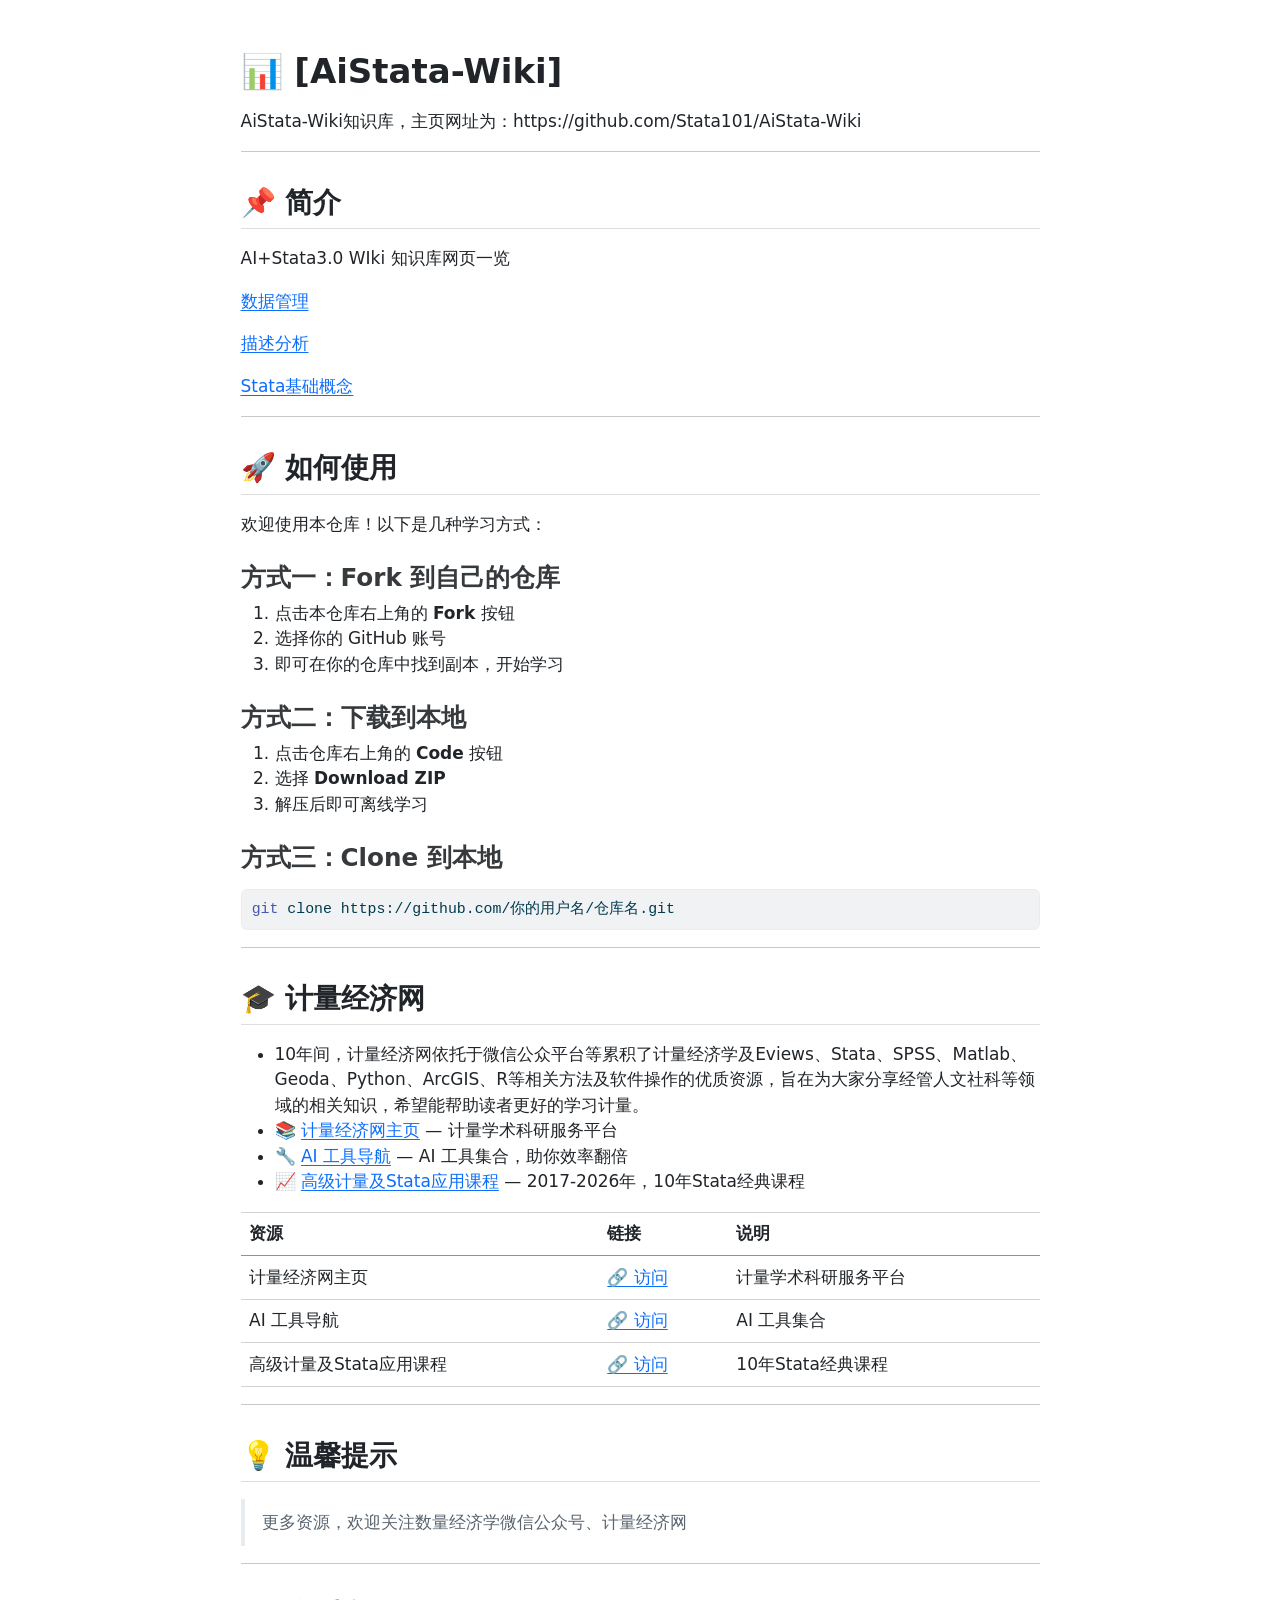
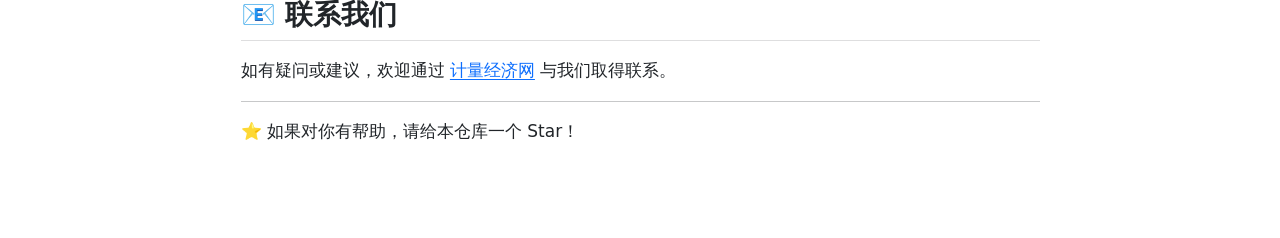
<file: docs/index.html>
<!DOCTYPE html>
<html xmlns="http://www.w3.org/1999/xhtml" lang="en" xml:lang="en"><head>

<meta charset="utf-8">
<meta name="generator" content="quarto-1.7.32">

<meta name="viewport" content="width=device-width, initial-scale=1.0, user-scalable=yes">


<title>index</title>
<style>
code{white-space: pre-wrap;}
span.smallcaps{font-variant: small-caps;}
div.columns{display: flex; gap: min(4vw, 1.5em);}
div.column{flex: auto; overflow-x: auto;}
div.hanging-indent{margin-left: 1.5em; text-indent: -1.5em;}
ul.task-list{list-style: none;}
ul.task-list li input[type="checkbox"] {
  width: 0.8em;
  margin: 0 0.8em 0.2em -1em; /* quarto-specific, see https://github.com/quarto-dev/quarto-cli/issues/4556 */ 
  vertical-align: middle;
}
/* CSS for syntax highlighting */
html { -webkit-text-size-adjust: 100%; }
pre > code.sourceCode { white-space: pre; position: relative; }
pre > code.sourceCode > span { display: inline-block; line-height: 1.25; }
pre > code.sourceCode > span:empty { height: 1.2em; }
.sourceCode { overflow: visible; }
code.sourceCode > span { color: inherit; text-decoration: inherit; }
div.sourceCode { margin: 1em 0; }
pre.sourceCode { margin: 0; }
@media screen {
div.sourceCode { overflow: auto; }
}
@media print {
pre > code.sourceCode { white-space: pre-wrap; }
pre > code.sourceCode > span { text-indent: -5em; padding-left: 5em; }
}
pre.numberSource code
  { counter-reset: source-line 0; }
pre.numberSource code > span
  { position: relative; left: -4em; counter-increment: source-line; }
pre.numberSource code > span > a:first-child::before
  { content: counter(source-line);
    position: relative; left: -1em; text-align: right; vertical-align: baseline;
    border: none; display: inline-block;
    -webkit-touch-callout: none; -webkit-user-select: none;
    -khtml-user-select: none; -moz-user-select: none;
    -ms-user-select: none; user-select: none;
    padding: 0 4px; width: 4em;
  }
pre.numberSource { margin-left: 3em;  padding-left: 4px; }
div.sourceCode
  {   }
@media screen {
pre > code.sourceCode > span > a:first-child::before { text-decoration: underline; }
}
</style>


<script src="index_files/libs/clipboard/clipboard.min.js"></script>
<script src="index_files/libs/quarto-html/quarto.js" type="module"></script>
<script src="index_files/libs/quarto-html/tabsets/tabsets.js" type="module"></script>
<script src="index_files/libs/quarto-html/popper.min.js"></script>
<script src="index_files/libs/quarto-html/tippy.umd.min.js"></script>
<script src="index_files/libs/quarto-html/anchor.min.js"></script>
<link href="index_files/libs/quarto-html/tippy.css" rel="stylesheet">
<link href="index_files/libs/quarto-html/quarto-syntax-highlighting-37eea08aefeeee20ff55810ff984fec1.css" rel="stylesheet" id="quarto-text-highlighting-styles">
<script src="index_files/libs/bootstrap/bootstrap.min.js"></script>
<link href="index_files/libs/bootstrap/bootstrap-icons.css" rel="stylesheet">
<link href="index_files/libs/bootstrap/bootstrap-bb462d781dde1847d9e3ccf7736099dd.min.css" rel="stylesheet" append-hash="true" id="quarto-bootstrap" data-mode="light">


</head>

<body class="fullcontent quarto-light">

<div id="quarto-content" class="page-columns page-rows-contents page-layout-article">

<main class="content" id="quarto-document-content">




<section id="aistata-wiki" class="level1">
<h1>📊 [AiStata-Wiki]</h1>
<p>AiStata-Wiki知识库，主页网址为：https://github.com/Stata101/AiStata-Wiki</p>
<hr>
<section id="简介" class="level2">
<h2 class="anchored" data-anchor-id="简介">📌 简介</h2>
<p>AI+Stata3.0 WIki 知识库网页一览</p>
<p><a href="https://stata101.github.io/AiStata-Wiki/concept-page-data-management.html">数据管理</a></p>
<p><a href="https://stata101.github.io/AiStata-Wiki/concept-page-descriptive-stats.html">描述分析</a></p>
<p><a href="https://stata101.github.io/AiStata-Wiki/concept-page-stata-basics.html">Stata基础概念</a></p>
<hr>
</section>
<section id="如何使用" class="level2">
<h2 class="anchored" data-anchor-id="如何使用">🚀 如何使用</h2>
<p>欢迎使用本仓库！以下是几种学习方式：</p>
<section id="方式一fork-到自己的仓库" class="level3">
<h3 class="anchored" data-anchor-id="方式一fork-到自己的仓库">方式一：Fork 到自己的仓库</h3>
<ol type="1">
<li>点击本仓库右上角的 <strong>Fork</strong> 按钮</li>
<li>选择你的 GitHub 账号</li>
<li>即可在你的仓库中找到副本，开始学习</li>
</ol>
</section>
<section id="方式二下载到本地" class="level3">
<h3 class="anchored" data-anchor-id="方式二下载到本地">方式二：下载到本地</h3>
<ol type="1">
<li>点击仓库右上角的 <strong>Code</strong> 按钮</li>
<li>选择 <strong>Download ZIP</strong></li>
<li>解压后即可离线学习</li>
</ol>
</section>
<section id="方式三clone-到本地" class="level3">
<h3 class="anchored" data-anchor-id="方式三clone-到本地">方式三：Clone 到本地</h3>
<div class="sourceCode" id="cb1"><pre class="sourceCode bash code-with-copy"><code class="sourceCode bash"><span id="cb1-1"><a href="#cb1-1" aria-hidden="true" tabindex="-1"></a><span class="fu">git</span> clone https://github.com/你的用户名/仓库名.git</span></code><button title="Copy to Clipboard" class="code-copy-button"><i class="bi"></i></button></pre></div>
<hr>
</section>
</section>
<section id="计量经济网" class="level2">
<h2 class="anchored" data-anchor-id="计量经济网">🎓 计量经济网</h2>
<ul>
<li>10年间，计量经济网依托于微信公众平台等累积了计量经济学及Eviews、Stata、SPSS、Matlab、Geoda、Python、ArcGIS、R等相关方法及软件操作的优质资源，旨在为大家分享经管人文社科等领域的相关知识，希望能帮助读者更好的学习计量。</li>
<li>📚 <a href="https://www.aistata.cn">计量经济网主页</a> — 计量学术科研服务平台</li>
<li>🔧 <a href="https://www.aistata.cn/AITools/">AI 工具导航</a> — AI 工具集合，助你效率翻倍</li>
<li>📈 <a href="https://www.aistata.cn/AITools/">高级计量及Stata应用课程</a> — 2017-2026年，10年Stata经典课程</li>
</ul>
<table class="caption-top table">
<thead>
<tr class="header">
<th>资源</th>
<th>链接</th>
<th>说明</th>
</tr>
</thead>
<tbody>
<tr class="odd">
<td>计量经济网主页</td>
<td><a href="https://www.aistata.cn">🔗 访问</a></td>
<td>计量学术科研服务平台</td>
</tr>
<tr class="even">
<td>AI 工具导航</td>
<td><a href="https://www.aistata.cn/AITools/">🔗 访问</a></td>
<td>AI 工具集合</td>
</tr>
<tr class="odd">
<td>高级计量及Stata应用课程</td>
<td><a href="https://www.aistata.cn/AITools/">🔗 访问</a></td>
<td>10年Stata经典课程</td>
</tr>
</tbody>
</table>
<hr>
</section>
<section id="温馨提示" class="level2">
<h2 class="anchored" data-anchor-id="温馨提示">💡 温馨提示</h2>
<blockquote class="blockquote">
<p>更多资源，欢迎关注数量经济学微信公众号、计量经济网</p>
</blockquote>
<hr>
</section>
<section id="联系我们" class="level2">
<h2 class="anchored" data-anchor-id="联系我们">📧 联系我们</h2>
<p>如有疑问或建议，欢迎通过 <a href="https://www.aistata.cn">计量经济网</a> 与我们取得联系。</p>
<hr>
<p>⭐ 如果对你有帮助，请给本仓库一个 Star！</p>
</section>
</section>

</main>
<!-- /main column -->
<script id="quarto-html-after-body" type="application/javascript">
  window.document.addEventListener("DOMContentLoaded", function (event) {
    const icon = "";
    const anchorJS = new window.AnchorJS();
    anchorJS.options = {
      placement: 'right',
      icon: icon
    };
    anchorJS.add('.anchored');
    const isCodeAnnotation = (el) => {
      for (const clz of el.classList) {
        if (clz.startsWith('code-annotation-')) {                     
          return true;
        }
      }
      return false;
    }
    const onCopySuccess = function(e) {
      // button target
      const button = e.trigger;
      // don't keep focus
      button.blur();
      // flash "checked"
      button.classList.add('code-copy-button-checked');
      var currentTitle = button.getAttribute("title");
      button.setAttribute("title", "Copied!");
      let tooltip;
      if (window.bootstrap) {
        button.setAttribute("data-bs-toggle", "tooltip");
        button.setAttribute("data-bs-placement", "left");
        button.setAttribute("data-bs-title", "Copied!");
        tooltip = new bootstrap.Tooltip(button, 
          { trigger: "manual", 
            customClass: "code-copy-button-tooltip",
            offset: [0, -8]});
        tooltip.show();    
      }
      setTimeout(function() {
        if (tooltip) {
          tooltip.hide();
          button.removeAttribute("data-bs-title");
          button.removeAttribute("data-bs-toggle");
          button.removeAttribute("data-bs-placement");
        }
        button.setAttribute("title", currentTitle);
        button.classList.remove('code-copy-button-checked');
      }, 1000);
      // clear code selection
      e.clearSelection();
    }
    const getTextToCopy = function(trigger) {
        const codeEl = trigger.previousElementSibling.cloneNode(true);
        for (const childEl of codeEl.children) {
          if (isCodeAnnotation(childEl)) {
            childEl.remove();
          }
        }
        return codeEl.innerText;
    }
    const clipboard = new window.ClipboardJS('.code-copy-button:not([data-in-quarto-modal])', {
      text: getTextToCopy
    });
    clipboard.on('success', onCopySuccess);
    if (window.document.getElementById('quarto-embedded-source-code-modal')) {
      const clipboardModal = new window.ClipboardJS('.code-copy-button[data-in-quarto-modal]', {
        text: getTextToCopy,
        container: window.document.getElementById('quarto-embedded-source-code-modal')
      });
      clipboardModal.on('success', onCopySuccess);
    }
      var localhostRegex = new RegExp(/^(?:http|https):\/\/localhost\:?[0-9]*\//);
      var mailtoRegex = new RegExp(/^mailto:/);
        var filterRegex = new RegExp('/' + window.location.host + '/');
      var isInternal = (href) => {
          return filterRegex.test(href) || localhostRegex.test(href) || mailtoRegex.test(href);
      }
      // Inspect non-navigation links and adorn them if external
     var links = window.document.querySelectorAll('a[href]:not(.nav-link):not(.navbar-brand):not(.toc-action):not(.sidebar-link):not(.sidebar-item-toggle):not(.pagination-link):not(.no-external):not([aria-hidden]):not(.dropdown-item):not(.quarto-navigation-tool):not(.about-link)');
      for (var i=0; i<links.length; i++) {
        const link = links[i];
        if (!isInternal(link.href)) {
          // undo the damage that might have been done by quarto-nav.js in the case of
          // links that we want to consider external
          if (link.dataset.originalHref !== undefined) {
            link.href = link.dataset.originalHref;
          }
        }
      }
    function tippyHover(el, contentFn, onTriggerFn, onUntriggerFn) {
      const config = {
        allowHTML: true,
        maxWidth: 500,
        delay: 100,
        arrow: false,
        appendTo: function(el) {
            return el.parentElement;
        },
        interactive: true,
        interactiveBorder: 10,
        theme: 'quarto',
        placement: 'bottom-start',
      };
      if (contentFn) {
        config.content = contentFn;
      }
      if (onTriggerFn) {
        config.onTrigger = onTriggerFn;
      }
      if (onUntriggerFn) {
        config.onUntrigger = onUntriggerFn;
      }
      window.tippy(el, config); 
    }
    const noterefs = window.document.querySelectorAll('a[role="doc-noteref"]');
    for (var i=0; i<noterefs.length; i++) {
      const ref = noterefs[i];
      tippyHover(ref, function() {
        // use id or data attribute instead here
        let href = ref.getAttribute('data-footnote-href') || ref.getAttribute('href');
        try { href = new URL(href).hash; } catch {}
        const id = href.replace(/^#\/?/, "");
        const note = window.document.getElementById(id);
        if (note) {
          return note.innerHTML;
        } else {
          return "";
        }
      });
    }
    const xrefs = window.document.querySelectorAll('a.quarto-xref');
    const processXRef = (id, note) => {
      // Strip column container classes
      const stripColumnClz = (el) => {
        el.classList.remove("page-full", "page-columns");
        if (el.children) {
          for (const child of el.children) {
            stripColumnClz(child);
          }
        }
      }
      stripColumnClz(note)
      if (id === null || id.startsWith('sec-')) {
        // Special case sections, only their first couple elements
        const container = document.createElement("div");
        if (note.children && note.children.length > 2) {
          container.appendChild(note.children[0].cloneNode(true));
          for (let i = 1; i < note.children.length; i++) {
            const child = note.children[i];
            if (child.tagName === "P" && child.innerText === "") {
              continue;
            } else {
              container.appendChild(child.cloneNode(true));
              break;
            }
          }
          if (window.Quarto?.typesetMath) {
            window.Quarto.typesetMath(container);
          }
          return container.innerHTML
        } else {
          if (window.Quarto?.typesetMath) {
            window.Quarto.typesetMath(note);
          }
          return note.innerHTML;
        }
      } else {
        // Remove any anchor links if they are present
        const anchorLink = note.querySelector('a.anchorjs-link');
        if (anchorLink) {
          anchorLink.remove();
        }
        if (window.Quarto?.typesetMath) {
          window.Quarto.typesetMath(note);
        }
        if (note.classList.contains("callout")) {
          return note.outerHTML;
        } else {
          return note.innerHTML;
        }
      }
    }
    for (var i=0; i<xrefs.length; i++) {
      const xref = xrefs[i];
      tippyHover(xref, undefined, function(instance) {
        instance.disable();
        let url = xref.getAttribute('href');
        let hash = undefined; 
        if (url.startsWith('#')) {
          hash = url;
        } else {
          try { hash = new URL(url).hash; } catch {}
        }
        if (hash) {
          const id = hash.replace(/^#\/?/, "");
          const note = window.document.getElementById(id);
          if (note !== null) {
            try {
              const html = processXRef(id, note.cloneNode(true));
              instance.setContent(html);
            } finally {
              instance.enable();
              instance.show();
            }
          } else {
            // See if we can fetch this
            fetch(url.split('#')[0])
            .then(res => res.text())
            .then(html => {
              const parser = new DOMParser();
              const htmlDoc = parser.parseFromString(html, "text/html");
              const note = htmlDoc.getElementById(id);
              if (note !== null) {
                const html = processXRef(id, note);
                instance.setContent(html);
              } 
            }).finally(() => {
              instance.enable();
              instance.show();
            });
          }
        } else {
          // See if we can fetch a full url (with no hash to target)
          // This is a special case and we should probably do some content thinning / targeting
          fetch(url)
          .then(res => res.text())
          .then(html => {
            const parser = new DOMParser();
            const htmlDoc = parser.parseFromString(html, "text/html");
            const note = htmlDoc.querySelector('main.content');
            if (note !== null) {
              // This should only happen for chapter cross references
              // (since there is no id in the URL)
              // remove the first header
              if (note.children.length > 0 && note.children[0].tagName === "HEADER") {
                note.children[0].remove();
              }
              const html = processXRef(null, note);
              instance.setContent(html);
            } 
          }).finally(() => {
            instance.enable();
            instance.show();
          });
        }
      }, function(instance) {
      });
    }
        let selectedAnnoteEl;
        const selectorForAnnotation = ( cell, annotation) => {
          let cellAttr = 'data-code-cell="' + cell + '"';
          let lineAttr = 'data-code-annotation="' +  annotation + '"';
          const selector = 'span[' + cellAttr + '][' + lineAttr + ']';
          return selector;
        }
        const selectCodeLines = (annoteEl) => {
          const doc = window.document;
          const targetCell = annoteEl.getAttribute("data-target-cell");
          const targetAnnotation = annoteEl.getAttribute("data-target-annotation");
          const annoteSpan = window.document.querySelector(selectorForAnnotation(targetCell, targetAnnotation));
          const lines = annoteSpan.getAttribute("data-code-lines").split(",");
          const lineIds = lines.map((line) => {
            return targetCell + "-" + line;
          })
          let top = null;
          let height = null;
          let parent = null;
          if (lineIds.length > 0) {
              //compute the position of the single el (top and bottom and make a div)
              const el = window.document.getElementById(lineIds[0]);
              top = el.offsetTop;
              height = el.offsetHeight;
              parent = el.parentElement.parentElement;
            if (lineIds.length > 1) {
              const lastEl = window.document.getElementById(lineIds[lineIds.length - 1]);
              const bottom = lastEl.offsetTop + lastEl.offsetHeight;
              height = bottom - top;
            }
            if (top !== null && height !== null && parent !== null) {
              // cook up a div (if necessary) and position it 
              let div = window.document.getElementById("code-annotation-line-highlight");
              if (div === null) {
                div = window.document.createElement("div");
                div.setAttribute("id", "code-annotation-line-highlight");
                div.style.position = 'absolute';
                parent.appendChild(div);
              }
              div.style.top = top - 2 + "px";
              div.style.height = height + 4 + "px";
              div.style.left = 0;
              let gutterDiv = window.document.getElementById("code-annotation-line-highlight-gutter");
              if (gutterDiv === null) {
                gutterDiv = window.document.createElement("div");
                gutterDiv.setAttribute("id", "code-annotation-line-highlight-gutter");
                gutterDiv.style.position = 'absolute';
                const codeCell = window.document.getElementById(targetCell);
                const gutter = codeCell.querySelector('.code-annotation-gutter');
                gutter.appendChild(gutterDiv);
              }
              gutterDiv.style.top = top - 2 + "px";
              gutterDiv.style.height = height + 4 + "px";
            }
            selectedAnnoteEl = annoteEl;
          }
        };
        const unselectCodeLines = () => {
          const elementsIds = ["code-annotation-line-highlight", "code-annotation-line-highlight-gutter"];
          elementsIds.forEach((elId) => {
            const div = window.document.getElementById(elId);
            if (div) {
              div.remove();
            }
          });
          selectedAnnoteEl = undefined;
        };
          // Handle positioning of the toggle
      window.addEventListener(
        "resize",
        throttle(() => {
          elRect = undefined;
          if (selectedAnnoteEl) {
            selectCodeLines(selectedAnnoteEl);
          }
        }, 10)
      );
      function throttle(fn, ms) {
      let throttle = false;
      let timer;
        return (...args) => {
          if(!throttle) { // first call gets through
              fn.apply(this, args);
              throttle = true;
          } else { // all the others get throttled
              if(timer) clearTimeout(timer); // cancel #2
              timer = setTimeout(() => {
                fn.apply(this, args);
                timer = throttle = false;
              }, ms);
          }
        };
      }
        // Attach click handler to the DT
        const annoteDls = window.document.querySelectorAll('dt[data-target-cell]');
        for (const annoteDlNode of annoteDls) {
          annoteDlNode.addEventListener('click', (event) => {
            const clickedEl = event.target;
            if (clickedEl !== selectedAnnoteEl) {
              unselectCodeLines();
              const activeEl = window.document.querySelector('dt[data-target-cell].code-annotation-active');
              if (activeEl) {
                activeEl.classList.remove('code-annotation-active');
              }
              selectCodeLines(clickedEl);
              clickedEl.classList.add('code-annotation-active');
            } else {
              // Unselect the line
              unselectCodeLines();
              clickedEl.classList.remove('code-annotation-active');
            }
          });
        }
    const findCites = (el) => {
      const parentEl = el.parentElement;
      if (parentEl) {
        const cites = parentEl.dataset.cites;
        if (cites) {
          return {
            el,
            cites: cites.split(' ')
          };
        } else {
          return findCites(el.parentElement)
        }
      } else {
        return undefined;
      }
    };
    var bibliorefs = window.document.querySelectorAll('a[role="doc-biblioref"]');
    for (var i=0; i<bibliorefs.length; i++) {
      const ref = bibliorefs[i];
      const citeInfo = findCites(ref);
      if (citeInfo) {
        tippyHover(citeInfo.el, function() {
          var popup = window.document.createElement('div');
          citeInfo.cites.forEach(function(cite) {
            var citeDiv = window.document.createElement('div');
            citeDiv.classList.add('hanging-indent');
            citeDiv.classList.add('csl-entry');
            var biblioDiv = window.document.getElementById('ref-' + cite);
            if (biblioDiv) {
              citeDiv.innerHTML = biblioDiv.innerHTML;
            }
            popup.appendChild(citeDiv);
          });
          return popup.innerHTML;
        });
      }
    }
  });
  </script>
</div> <!-- /content -->




</body></html>
</file>
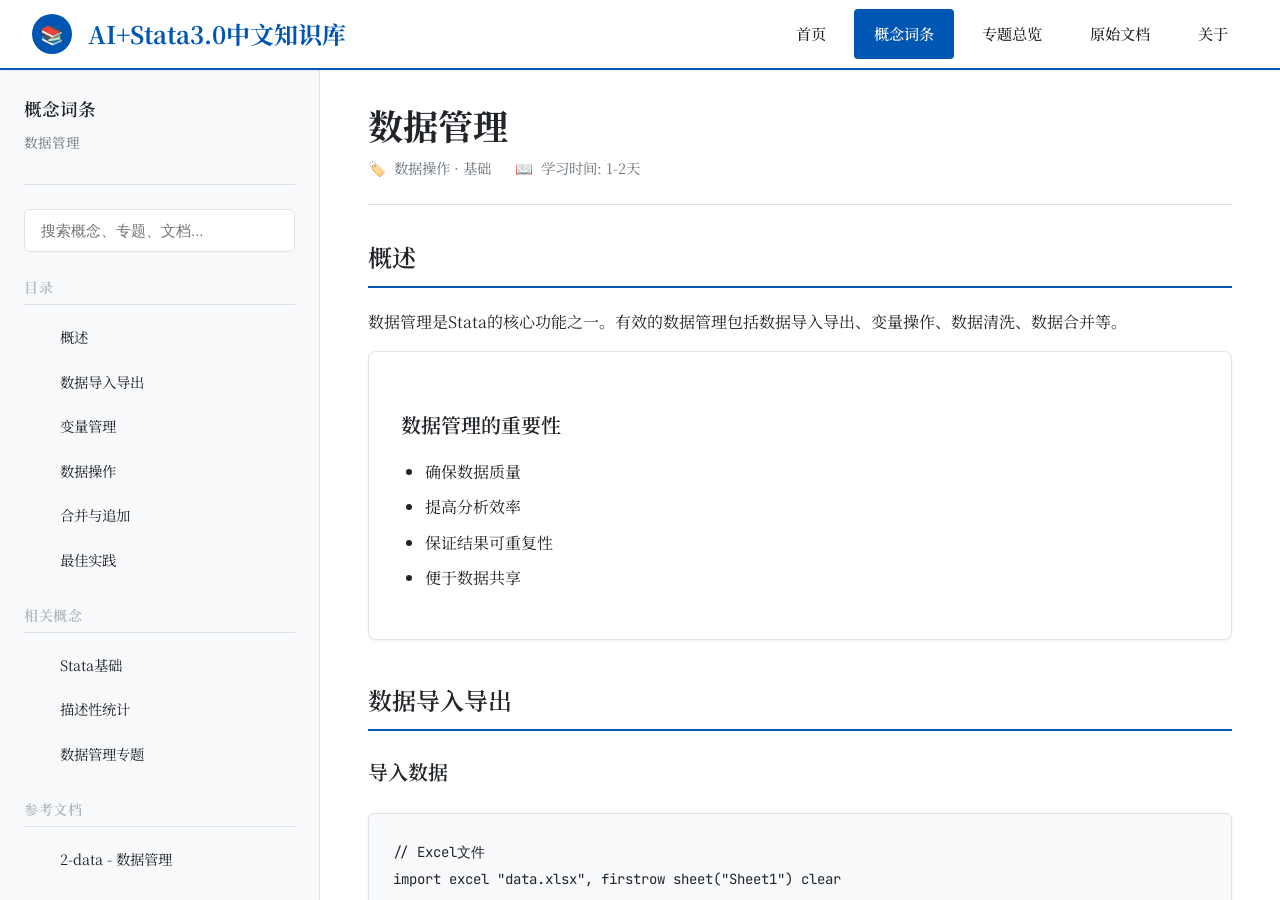
<file: concept-page-data-management.html>
<!DOCTYPE html>
<html lang="zh-CN">
<head>
    <meta charset="UTF-8">
    <meta name="viewport" content="width=device-width, initial-scale=1.0">
    <title>数据管理 - AI+Stata3.0中文知识库</title>
    <link rel="stylesheet" href="style.css">
    <link rel="preconnect" href="https://fonts.googleapis.com">
    <link rel="preconnect" href="https://fonts.gstatic.com" crossorigin>
    <link href="https://fonts.googleapis.com/css2?family=Noto+Sans+SC:wght@300;400;500;700&family=Noto+Serif+SC:wght@400;700&family=JetBrains+Mono:wght@400;500&display=swap" rel="stylesheet">
</head>
<body>
    <header class="header">
        <a href="index.html" class="logo">
            <div class="logo-icon">📚</div>
            <span>AI+Stata3.0中文知识库</span>
        </a>
        <nav class="main-nav">
            <div class="nav-item">
                <a href="index.html" class="nav-link">首页</a>
            </div>
            <div class="nav-item">
                <a href="concepts.html" class="nav-link active">概念词条</a>
                <div class="dropdown-menu">
                    <a href="concept-page-stata-basics.html" class="dropdown-item">Stata基础</a>
                    <a href="concept-page-data-management.html" class="dropdown-item">数据管理</a>
                    <a href="concept-page-descriptive-stats.html" class="dropdown-item">描述性统计</a>
                    <a href="concept-page-linear-regression.html" class="dropdown-item">线性回归</a>
                    <a href="concept-page-panel-data.html" class="dropdown-item">面板数据分析</a>
                    <a href="concept-page-did.html" class="dropdown-item">双重差分法</a>
                    <a href="concept-page-psm.html" class="dropdown-item">倾向得分匹配</a>
                    <a href="concept-page-rdd.html" class="dropdown-item">断点回归设计</a>
                </div>
            </div>
            <div class="nav-item">
                <a href="summaries.html" class="nav-link">专题总览</a>
                <div class="dropdown-menu">
                    <a href="summary-stata-intro.html" class="dropdown-item">Stata简介</a>
                    <a href="summary-data-management.html" class="dropdown-item">数据管理</a>
                    <a href="summary-descriptive-stats.html" class="dropdown-item">描述性统计</a>
                    <a href="summary-linear-regression.html" class="dropdown-item">线性回归</a>
                    <a href="summary-panel-data.html" class="dropdown-item">面板数据分析</a>
                    <a href="summary-causal-inference.html" class="dropdown-item">因果推断方法</a>
                    <a href="summary-programming.html" class="dropdown-item">Stata编程基础</a>
                    <a href="summary-tables-reporting.html" class="dropdown-item">表格与报告</a>
                    <a href="summary-machine-learning.html" class="dropdown-item">机器学习</a>
                    <a href="summary-time-series.html" class="dropdown-item">时间序列分析</a>
                    <a href="summary-spatial-analysis.html" class="dropdown-item">空间分析</a>
                </div>
            </div>
            <div class="nav-item">
                <a href="raw.html" class="nav-link">原始文档</a>
                <div class="dropdown-menu">
                    <a href="raw-content-1-intro.html" class="dropdown-item">1-intro - Stata简介</a>
                    <a href="raw-content-2-data.html" class="dropdown-item">2-data - 数据管理</a>
                    <a href="raw-content-6-ols.html" class="dropdown-item">6-ols - 线性回归</a>
                    <a href="raw-content-9-time.html" class="dropdown-item">9-time - 时间序列</a>
                    <a href="raw-content-10-panel.html" class="dropdown-item">10-panel - 面板数据</a>
                    <a href="raw-content-12-scm.html" class="dropdown-item">12-scm - 合成控制法</a>
                    <a href="raw-content-13-psm.html" class="dropdown-item">13-psm - 倾向匹配得分</a>
                    <a href="raw-content-16-rd.html" class="dropdown-item">16-rd - 断点回归</a>
                    <a href="raw-content-17-did.html" class="dropdown-item">17-did - 双重差分</a>
                    <a href="raw-content-18-sp.html" class="dropdown-item">18-sp - 空间分析</a>
                    <a href="raw-content-29-ml.html" class="dropdown-item">29-ml - 机器学习</a>
                    <a href="raw-content-3-prog.html" class="dropdown-item">3-prog - 编程基础</a>
                </div>
            </div>
            <div class="nav-item">
                <a href="about.html" class="nav-link">关于</a>
            </div>
        </nav>
    </header>

    <div class="app-container">
        <aside class="sidebar">
            <div class="sidebar-header">
                <h2>概念词条</h2>
                <p>数据管理</p>
            </div>

            <div class="sidebar-content">
                <div class="nav-section">
                    <h3>目录</h3>
                    <ul>
                        <li><a href="#overview">概述</a></li>
                        <li><a href="#import-export">数据导入导出</a></li>
                        <li><a href="#variable-manage">变量管理</a></li>
                        <li><a href="#data-manipulation">数据操作</a></li>
                        <li><a href="#merge-append">合并与追加</a></li>
                        <li><a href="#best-practices">最佳实践</a></li>
                    </ul>
                </div>

                <div class="nav-section">
                    <h3>相关概念</h3>
                    <ul>
                        <li><a href="concept-page-stata-basics.html">Stata基础</a></li>
                        <li><a href="concept-page-descriptive-stats.html">描述性统计</a></li>
                        <li><a href="summary-data-management.html">数据管理专题</a></li>
                    </ul>
                </div>

                <div class="nav-section">
                    <h3>参考文档</h3>
                    <ul>
                        <li><a href="raw-content-2-data.html">2-data - 数据管理</a></li>
                    </ul>
                </div>
            </div>

            <div class="sidebar-footer">
                <p>最后更新: 2026-04-13</p>
                <p class="version">AI+Stata3.0 中文知识库</p>
            </div>
        </aside>

        <main class="main-content">
            <div class="page">
                <div class="page-header">
                    <h1>数据管理</h1>
                    <div class="page-meta">
                        <div class="page-meta-item">
                            <span>🏷️</span>
                            <span>数据操作 · 基础</span>
                        </div>
                        <div class="page-meta-item">
                            <span>📖</span>
                            <span>学习时间: 1-2天</span>
                        </div>
                    </div>
                </div>

                <div class="content">
                    <section id="overview" class="section">
                        <h2>概述</h2>
                        <p>数据管理是Stata的核心功能之一。有效的数据管理包括数据导入导出、变量操作、数据清洗、数据合并等。</p>

                        <div class="card">
                            <h3>数据管理的重要性</h3>
                            <ul>
                                <li>确保数据质量</li>
                                <li>提高分析效率</li>
                                <li>保证结果可重复性</li>
                                <li>便于数据共享</li>
                            </ul>
                        </div>
                    </section>

                    <section id="import-export" class="section">
                        <h2>数据导入导出</h2>

                        <h3>导入数据</h3>
                        <pre><code>// Excel文件
import excel "data.xlsx", firstrow sheet("Sheet1") clear

// CSV文件
import delimited "data.csv", clear delimiter(",")

// Stata格式
use "data.dta", clear

// 固定格式文本
infix str id 1-5 age 6-7 income 8-15 using "data.txt"</code></pre>

                        <h3>导出数据</h3>
                        <pre><code>// 保存为Stata格式
save "mydata.dta", replace

// 导出为Excel
export excel "results.xlsx", replace firstrow

// 导出为CSV
export delimited "results.csv", replace</code></pre>
                    </section>

                    <section id="variable-manage" class="section">
                        <h2>变量管理</h2>

                        <h3>变量类型</h3>
                        <pre><code>// 字符串变量
str20 name  // 20字符的字符串

// 数值变量
byte age     // 小整数
int income   // 中等整数
long id      // 大整数
float price  // 单精度浮点数
double wage  // 双精度浮点数</code></pre>

                        <h3>变量操作</h3>
                        <pre><code>// 创建变量
gen log_price = log(price)
gen age_sq = age^2

// 条件生成
gen high_income = (income > 50000) if !missing(income)

// 重命名
rename oldvar newvar

// 删除变量
drop var1 var2

// 保留变量
keep var3 var4

// 添加标签
label variable price "商品价格"
label define highlow 0 "Low" 1 "High"
label values high_income highlow</code></pre>
                    </section>

                    <section id="data-manipulation" class="section">
                        <h2>数据操作</h2>

                        <h3>egen函数</h3>
                        <pre><code>// 分组统计
bysort group: egen mean_income = mean(income)
bysort group: egen median_income = median(income)
bysort group: egen sd_income = sd(income)

// 其他egen函数
egen total_income = total(income)
egen max_income = max(income)
egen min_income = min(income)
egen count_income = count(income)</code></pre>

                        <h3>数据排序</h3>
                        <pre><code>// 排序
sort age income

// 分组排序
bysort group (age): keep if _n == 1

// 降序排序
gsort -income</code></pre>
                    </section>

                    <section id="merge-append" class="section">
                        <h2>合并与追加</h2>

                        <h3>追加数据</h3>
                        <pre><code>// 添加观测值
use "data1.dta", clear
append using "data2.dta"
append using "data3.dta"</code></pre>

                        <h3>合并数据</h3>
                        <pre><code>// 一对一合并
use "master.dta", clear
merge 1:1 id using "using.dta"

// 一对多合并
merge m:1 group_id using "group_data.dta"

// 多对一合并
merge 1:m household_id using "member_data.dta"

// 处理匹配结果
tabulate _merge
keep if _merge == 3  // 仅保留匹配成功的
drop _merge</code></pre>

                        <h3>数据重塑</h3>
                        <pre><code>// 宽转长
reshape long income expenditure, i(id) j(year)

// 长转宽
reshape wide income expenditure, i(id) j(year)</code></pre>
                    </section>

                    <section id="best-practices" class="section">
                        <h2>最佳实践</h2>

                        <ol>
                            <li><strong>备份原始数据</strong>：永远不直接修改原始数据</li>
                            <li><strong>使用描述性变量名</strong>：避免x1、x2等不明确的名称</li>
                            <li><strong>添加变量标签</strong>：清楚说明变量含义</li>
                            <li><strong>检查缺失值</strong>：了解缺失值的模式和原因</li>
                            <li><strong>保留数据操作日志</strong>：记录所有数据处理步骤</li>
                            <li><strong>定期保存中间结果</strong>：防止工作丢失</li>
                        </ol>
                    </section>

                    <section class="section">
                        <h2>相关链接</h2>
                        <div class="grid grid-2">
                            <div class="nav-card">
                                <h3>相关概念</h3>
                                <ul>
                                    <li><a href="concept-page-stata-basics.html">Stata基础</a></li>
                                    <li><a href="concept-page-descriptive-stats.html">描述性统计</a></li>
                                    <li><a href="summary-data-management.html">数据管理专题</a></li>
                                </ul>
                            </div>
                            <div class="nav-card">
                                <h3>参考来源</h3>
                                <ul>
                                    <li><a href="raw-content-2-data.html">2-data - 数据管理</a></li>
                                </ul>
                            </div>
                        </div>
                    </section>
                </div>
            </div>
        </main>
    </div>

    <script src="script.js"></script>
</body>
</html>
</file>
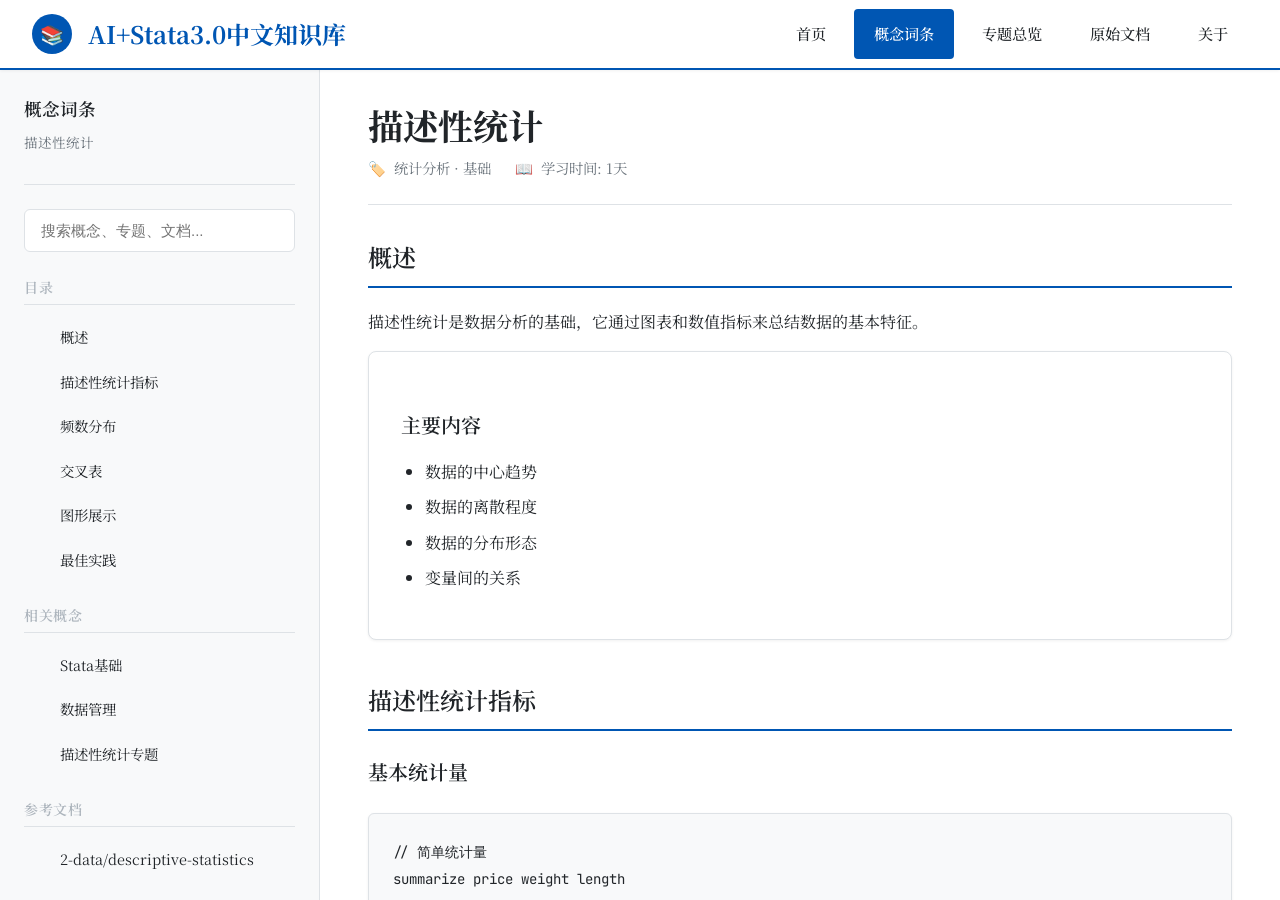
<file: concept-page-descriptive-stats.html>
<!DOCTYPE html>
<html lang="zh-CN">
<head>
    <meta charset="UTF-8">
    <meta name="viewport" content="width=device-width, initial-scale=1.0">
    <title>描述性统计 - AI+Stata3.0中文知识库</title>
    <link rel="stylesheet" href="style.css">
    <link rel="preconnect" href="https://fonts.googleapis.com">
    <link rel="preconnect" href="https://fonts.gstatic.com" crossorigin>
    <link href="https://fonts.googleapis.com/css2?family=Noto+Sans+SC:wght@300;400;500;700&family=Noto+Serif+SC:wght@400;700&family=JetBrains+Mono:wght@400;500&display=swap" rel="stylesheet">
</head>
<body>
    <header class="header">
        <a href="index.html" class="logo">
            <div class="logo-icon">📚</div>
            <span>AI+Stata3.0中文知识库</span>
        </a>
        <nav class="main-nav">
            <div class="nav-item">
                <a href="index.html" class="nav-link">首页</a>
            </div>
            <div class="nav-item">
                <a href="concepts.html" class="nav-link active">概念词条</a>
                <div class="dropdown-menu">
                    <a href="concept-page-stata-basics.html" class="dropdown-item">Stata基础</a>
                    <a href="concept-page-data-management.html" class="dropdown-item">数据管理</a>
                    <a href="concept-page-descriptive-stats.html" class="dropdown-item">描述性统计</a>
                    <a href="concept-page-linear-regression.html" class="dropdown-item">线性回归</a>
                    <a href="concept-page-panel-data.html" class="dropdown-item">面板数据分析</a>
                    <a href="concept-page-did.html" class="dropdown-item">双重差分法</a>
                    <a href="concept-page-psm.html" class="dropdown-item">倾向得分匹配</a>
                    <a href="concept-page-rdd.html" class="dropdown-item">断点回归设计</a>
                </div>
            </div>
            <div class="nav-item">
                <a href="summaries.html" class="nav-link">专题总览</a>
                <div class="dropdown-menu">
                    <a href="summary-stata-intro.html" class="dropdown-item">Stata简介</a>
                    <a href="summary-data-management.html" class="dropdown-item">数据管理</a>
                    <a href="summary-descriptive-stats.html" class="dropdown-item">描述性统计</a>
                    <a href="summary-linear-regression.html" class="dropdown-item">线性回归</a>
                    <a href="summary-panel-data.html" class="dropdown-item">面板数据分析</a>
                    <a href="summary-causal-inference.html" class="dropdown-item">因果推断方法</a>
                    <a href="summary-programming.html" class="dropdown-item">Stata编程基础</a>
                    <a href="summary-tables-reporting.html" class="dropdown-item">表格与报告</a>
                    <a href="summary-machine-learning.html" class="dropdown-item">机器学习</a>
                    <a href="summary-time-series.html" class="dropdown-item">时间序列分析</a>
                    <a href="summary-spatial-analysis.html" class="dropdown-item">空间分析</a>
                </div>
            </div>
            <div class="nav-item">
                <a href="raw.html" class="nav-link">原始文档</a>
                <div class="dropdown-menu">
                    <a href="raw-content-1-intro.html" class="dropdown-item">1-intro - Stata简介</a>
                    <a href="raw-content-2-data.html" class="dropdown-item">2-data - 数据管理</a>
                    <a href="raw-content-6-ols.html" class="dropdown-item">6-ols - 线性回归</a>
                    <a href="raw-content-9-time.html" class="dropdown-item">9-time - 时间序列</a>
                    <a href="raw-content-10-panel.html" class="dropdown-item">10-panel - 面板数据</a>
                    <a href="raw-content-12-scm.html" class="dropdown-item">12-scm - 合成控制法</a>
                    <a href="raw-content-13-psm.html" class="dropdown-item">13-psm - 倾向匹配得分</a>
                    <a href="raw-content-16-rd.html" class="dropdown-item">16-rd - 断点回归</a>
                    <a href="raw-content-17-did.html" class="dropdown-item">17-did - 双重差分</a>
                    <a href="raw-content-18-sp.html" class="dropdown-item">18-sp - 空间分析</a>
                    <a href="raw-content-29-ml.html" class="dropdown-item">29-ml - 机器学习</a>
                    <a href="raw-content-3-prog.html" class="dropdown-item">3-prog - 编程基础</a>
                </div>
            </div>
            <div class="nav-item">
                <a href="about.html" class="nav-link">关于</a>
            </div>
        </nav>
    </header>

    <div class="app-container">
        <aside class="sidebar">
            <div class="sidebar-header">
                <h2>概念词条</h2>
                <p>描述性统计</p>
            </div>

            <div class="sidebar-content">
                <div class="nav-section">
                    <h3>目录</h3>
                    <ul>
                        <li><a href="#overview">概述</a></li>
                        <li><a href="#summary-stats">描述性统计指标</a></li>
                        <li><a href="#frequency">频数分布</a></li>
                        <li><a href="#cross-tab">交叉表</a></li>
                        <li><a href="#graphical">图形展示</a></li>
                        <li><a href="#best-practices">最佳实践</a></li>
                    </ul>
                </div>

                <div class="nav-section">
                    <h3>相关概念</h3>
                    <ul>
                        <li><a href="concept-page-stata-basics.html">Stata基础</a></li>
                        <li><a href="concept-page-data-management.html">数据管理</a></li>
                        <li><a href="summary-descriptive-stats.html">描述性统计专题</a></li>
                    </ul>
                </div>

                <div class="nav-section">
                    <h3>参考文档</h3>
                    <ul>
                        <li><a href="raw-content-2-data.html">2-data/descriptive-statistics</a></li>
                    </ul>
                </div>
            </div>

            <div class="sidebar-footer">
                <p>最后更新: 2026-04-13</p>
                <p class="version">AI+Stata3.0 中文知识库</p>
            </div>
        </aside>

        <main class="main-content">
            <div class="page">
                <div class="page-header">
                    <h1>描述性统计</h1>
                    <div class="page-meta">
                        <div class="page-meta-item">
                            <span>🏷️</span>
                            <span>统计分析 · 基础</span>
                        </div>
                        <div class="page-meta-item">
                            <span>📖</span>
                            <span>学习时间: 1天</span>
                        </div>
                    </div>
                </div>

                <div class="content">
                    <section id="overview" class="section">
                        <h2>概述</h2>
                        <p>描述性统计是数据分析的基础，它通过图表和数值指标来总结数据的基本特征。</p>

                        <div class="card">
                            <h3>主要内容</h3>
                            <ul>
                                <li>数据的中心趋势</li>
                                <li>数据的离散程度</li>
                                <li>数据的分布形态</li>
                                <li>变量间的关系</li>
                            </ul>
                        </div>
                    </section>

                    <section id="summary-stats" class="section">
                        <h2>描述性统计指标</h2>

                        <h3>基本统计量</h3>
                        <pre><code>// 简单统计量
summarize price weight length

// 详细统计量
summarize price, detail

// 分组统计
bysort foreign: summarize price

//  egen 函数计算统计量
bysort foreign: egen mean_price = mean(price)
bysort foreign: egen median_price = median(price)
bysort foreign: egen sd_price = sd(price)</code></pre>

                        <h3>分位数</h3>
                        <pre><code>// 计算分位数
centile price, centile(25 50 75 90)

// 绘制箱线图
graph box price, over(foreign)

// 计算偏度和峰度
estat skewness
estat kurtosis</code></pre>
                    </section>

                    <section id="frequency" class="section">
                        <h2>频数分布</h2>

                        <h3>频数表</h3>
                        <pre><code>// 单变量频数分布
tabulate foreign
tabulate rep78
tabulate foreign, missing

// 分组频数表
tabulate foreign rep78

// 数值变量频数分布
histogram price, bin(10) frequency
histogram price, bin(20) density
histogram price, bin(15) percent</code></pre>

                        <h3>累计频率</h3>
                        <pre><code>// 累计频率分布
cumul price, generate(cumul_price)
list price cumul_price in 1/5</code></pre>
                    </section>

                    <section id="cross-tab" class="section">
                        <h2>交叉表</h2>

                        <h3>二维交叉表</h3>
                        <pre><code>// 基本交叉表
tabulate foreign rep78

// 带行百分比
tabulate foreign rep78, row

// 带列百分比和总数
tabulate foreign rep78, column nofreq

// 带卡方检验
tabulate foreign rep78, chi2

// 带Fisher精确检验
tabulate foreign rep78, exact</code></pre>

                        <h3>多维交叉表</h3>
                        <pre><code>// 三维交叉表
table foreign rep78, contents(freq mean price median price)

// 带缺失值的交叉表
tabulate foreign rep78, missing

// 使用egen进行复杂统计
egen avg_price = mean(price), by(foreign rep78)
table foreign rep78, contents(freq avg_price)</code></pre>
                    </section>

                    <section id="graphical" class="section">
                        <h2>图形展示</h2>

                        <h3>直方图和密度图</h3>
                        <pre><code>// 直方图
histogram price, bin(15) frequency name(hist1)

// 密度图
kdensity price, generate(x y) nograph
twoway line y x, name(kd1)

// 同时绘制直方图和密度图
histogram price, bin(15) fraction addplot(kdensity) name(combined1)</code></pre>

                        <h3>散点图</h3>
                        <pre><code>// 基本散点图
scatter price weight, name(scatter1)

// 带拟合线的散点图
twoway scatter price weight || lfit price weight, name(fit1)

// 分组散点图
scatter price weight if foreign == 0 || scatter price weight if foreign == 1, ///
    legend(label(1 "Domestic") label(2 "Foreign")) name(grouped1)</code></pre>

                        <h3>其他图表</h3>
                        <pre><code>// 条形图
graph bar (mean) price, over(foreign)

// 饼图
graph pie, over(foreign)

// 时间序列图
tsline price weight</code></pre>
                    </section>

                    <section id="best-practices" class="section">
                        <h2>最佳实践</h2>

                        <ol>
                            <li><strong>先探索数据</strong>：在进行复杂分析前先了解数据</li>
                            <li><strong>图表配合</strong>：结合数值指标和图表进行说明</li>
                            <li><strong>分组分析</strong>：按重要变量分组比较统计量</li>
                            <li><strong>检查异常值</strong>：识别可能影响结果的极端值</li>
                            <li><strong>完整报告</strong>：包含中心趋势、离散程度和分布形态</li>
                        </ol>

                        <div class="card">
                            <h3>描述性统计报告示例</h3>
                            <pre><code>// 加载数据
sysuse auto, clear

// 创建统计报告
estpost summarize price weight length

// 导出为表格
esttab using "descriptive-stats.tex", replace ///
    cells("mean sd p50 min max count") ///
    stats(N, fmt(%9.0g) labels("Observations"))</code></pre>
                        </div>
                    </section>

                    <section class="section">
                        <h2>相关链接</h2>
                        <div class="grid grid-2">
                            <div class="nav-card">
                                <h3>相关概念</h3>
                                <ul>
                                    <li><a href="concept-page-stata-basics.html">Stata基础</a></li>
                                    <li><a href="concept-page-data-management.html">数据管理</a></li>
                                    <li><a href="summary-descriptive-stats.html">描述性统计专题</a></li>
                                </ul>
                            </div>
                            <div class="nav-card">
                                <h3>参考来源</h3>
                                <ul>
                                    <li><a href="raw-content-2-data.html">2-data/descriptive-statistics</a></li>
                                </ul>
                            </div>
                        </div>
                    </section>
                </div>
            </div>
        </main>
    </div>

    <script src="script.js"></script>
</body>
</html>
</file>
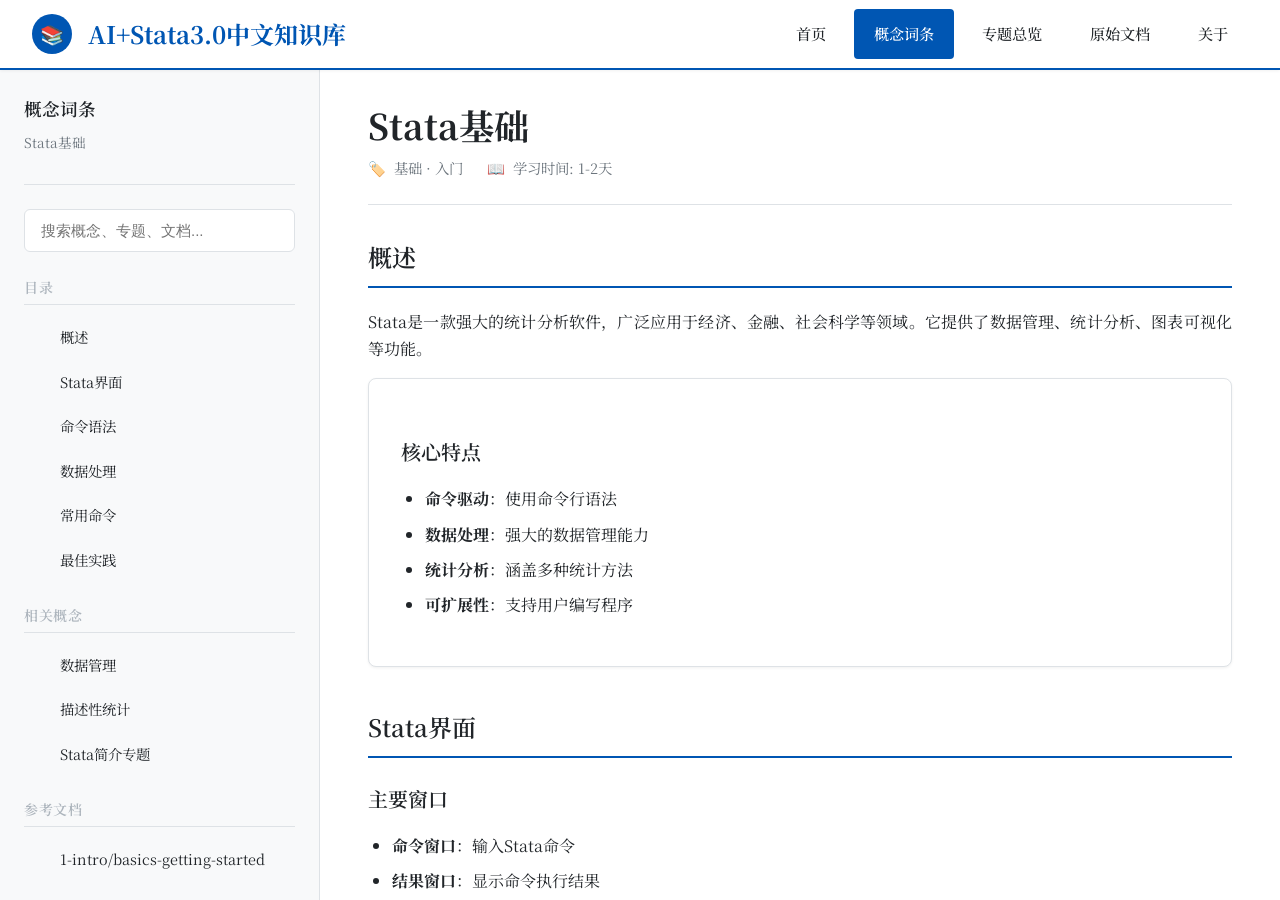
<file: concept-page-stata-basics.html>
<!DOCTYPE html>
<html lang="zh-CN">
<head>
    <meta charset="UTF-8">
    <meta name="viewport" content="width=device-width, initial-scale=1.0">
    <title>Stata基础 - AI+Stata3.0中文知识库</title>
    <link rel="stylesheet" href="style.css">
    <link rel="preconnect" href="https://fonts.googleapis.com">
    <link rel="preconnect" href="https://fonts.gstatic.com" crossorigin>
    <link href="https://fonts.googleapis.com/css2?family=Noto+Sans+SC:wght@300;400;500;700&family=Noto+Serif+SC:wght@400;700&family=JetBrains+Mono:wght@400;500&display=swap" rel="stylesheet">
</head>
<body>
    <!-- 头部导航栏 -->
    <header class="header">
        <a href="index.html" class="logo">
            <div class="logo-icon">📚</div>
            <span>AI+Stata3.0中文知识库</span>
        </a>
        <nav class="main-nav">
            <div class="nav-item">
                <a href="index.html" class="nav-link">首页</a>
            </div>
            <div class="nav-item">
                <a href="concepts.html" class="nav-link active">概念词条</a>
                <div class="dropdown-menu">
                    <a href="concept-page-stata-basics.html" class="dropdown-item">Stata基础</a>
                    <a href="concept-page-data-management.html" class="dropdown-item">数据管理</a>
                    <a href="concept-page-descriptive-stats.html" class="dropdown-item">描述性统计</a>
                    <a href="concept-page-linear-regression.html" class="dropdown-item">线性回归</a>
                    <a href="concept-page-panel-data.html" class="dropdown-item">面板数据分析</a>
                    <a href="concept-page-did.html" class="dropdown-item">双重差分法</a>
                    <a href="concept-page-psm.html" class="dropdown-item">倾向得分匹配</a>
                    <a href="concept-page-rdd.html" class="dropdown-item">断点回归设计</a>
                </div>
            </div>
            <div class="nav-item">
                <a href="summaries.html" class="nav-link">专题总览</a>
                <div class="dropdown-menu">
                    <a href="summary-stata-intro.html" class="dropdown-item">Stata简介</a>
                    <a href="summary-data-management.html" class="dropdown-item">数据管理</a>
                    <a href="summary-descriptive-stats.html" class="dropdown-item">描述性统计</a>
                    <a href="summary-linear-regression.html" class="dropdown-item">线性回归</a>
                    <a href="summary-panel-data.html" class="dropdown-item">面板数据分析</a>
                    <a href="summary-causal-inference.html" class="dropdown-item">因果推断方法</a>
                    <a href="summary-programming.html" class="dropdown-item">Stata编程基础</a>
                    <a href="summary-tables-reporting.html" class="dropdown-item">表格与报告</a>
                    <a href="summary-machine-learning.html" class="dropdown-item">机器学习</a>
                    <a href="summary-time-series.html" class="dropdown-item">时间序列分析</a>
                    <a href="summary-spatial-analysis.html" class="dropdown-item">空间分析</a>
                </div>
            </div>
            <div class="nav-item">
                <a href="raw.html" class="nav-link">原始文档</a>
                <div class="dropdown-menu">
                    <a href="raw-content-1-intro.html" class="dropdown-item">1-intro - Stata简介</a>
                    <a href="raw-content-2-data.html" class="dropdown-item">2-data - 数据管理</a>
                    <a href="raw-content-6-ols.html" class="dropdown-item">6-ols - 线性回归</a>
                    <a href="raw-content-9-time.html" class="dropdown-item">9-time - 时间序列</a>
                    <a href="raw-content-10-panel.html" class="dropdown-item">10-panel - 面板数据</a>
                    <a href="raw-content-12-scm.html" class="dropdown-item">12-scm - 合成控制法</a>
                    <a href="raw-content-13-psm.html" class="dropdown-item">13-psm - 倾向匹配得分</a>
                    <a href="raw-content-16-rd.html" class="dropdown-item">16-rd - 断点回归</a>
                    <a href="raw-content-17-did.html" class="dropdown-item">17-did - 双重差分</a>
                    <a href="raw-content-18-sp.html" class="dropdown-item">18-sp - 空间分析</a>
                    <a href="raw-content-29-ml.html" class="dropdown-item">29-ml - 机器学习</a>
                    <a href="raw-content-3-prog.html" class="dropdown-item">3-prog - 编程基础</a>
                </div>
            </div>
            <div class="nav-item">
                <a href="about.html" class="nav-link">关于</a>
            </div>
        </nav>
    </header>

    <!-- 主要内容区域 -->
    <div class="app-container">
        <!-- 侧边栏导航 -->
        <aside class="sidebar">
            <div class="sidebar-header">
                <h2>概念词条</h2>
                <p>Stata基础</p>
            </div>

            <div class="sidebar-content">
                <div class="nav-section">
                    <h3>目录</h3>
                    <ul>
                        <li><a href="#overview">概述</a></li>
                        <li><a href="#interface">Stata界面</a></li>
                        <li><a href="#command-syntax">命令语法</a></li>
                        <li><a href="#data-handling">数据处理</a></li>
                        <li><a href="#basic-commands">常用命令</a></li>
                        <li><a href="#best-practices">最佳实践</a></li>
                    </ul>
                </div>

                <div class="nav-section">
                    <h3>相关概念</h3>
                    <ul>
                        <li><a href="concept-page-data-management.html">数据管理</a></li>
                        <li><a href="concept-page-descriptive-stats.html">描述性统计</a></li>
                        <li><a href="summary-stata-intro.html">Stata简介专题</a></li>
                    </ul>
                </div>

                <div class="nav-section">
                    <h3>参考文档</h3>
                    <ul>
                        <li><a href="raw-content-1-intro.html">1-intro/basics-getting-started</a></li>
                    </ul>
                </div>
            </div>

            <div class="sidebar-footer">
                <p>最后更新: 2026-04-13</p>
                <p class="version">AI+Stata3.0 中文知识库</p>
            </div>
        </aside>

        <!-- 主内容 -->
        <main class="main-content">
            <div class="page">
                <div class="page-header">
                    <h1>Stata基础</h1>
                    <div class="page-meta">
                        <div class="page-meta-item">
                            <span>🏷️</span>
                            <span>基础 · 入门</span>
                        </div>
                        <div class="page-meta-item">
                            <span>📖</span>
                            <span>学习时间: 1-2天</span>
                        </div>
                    </div>
                </div>

                <div class="content">
                    <section id="overview" class="section">
                        <h2>概述</h2>
                        <p>Stata是一款强大的统计分析软件，广泛应用于经济、金融、社会科学等领域。它提供了数据管理、统计分析、图表可视化等功能。</p>

                        <div class="card">
                            <h3>核心特点</h3>
                            <ul>
                                <li><strong>命令驱动</strong>：使用命令行语法</li>
                                <li><strong>数据处理</strong>：强大的数据管理能力</li>
                                <li><strong>统计分析</strong>：涵盖多种统计方法</li>
                                <li><strong>可扩展性</strong>：支持用户编写程序</li>
                            </ul>
                        </div>
                    </section>

                    <section id="interface" class="section">
                        <h2>Stata界面</h2>

                        <h3>主要窗口</h3>
                        <ul>
                            <li><strong>命令窗口</strong>：输入Stata命令</li>
                            <li><strong>结果窗口</strong>：显示命令执行结果</li>
                            <li><strong>变量窗口</strong>：显示数据集中的变量</li>
                            <li><strong>数据编辑器</strong>：查看和编辑数据</li>
                            <li><strong>图形窗口</strong>：显示绘制的图表</li>
                            <li><strong>历史窗口</strong>：显示之前执行的命令</li>
                        </ul>

                        <div class="card">
                            <h3>工作流程</h3>
                            <ol>
                                <li>打开或导入数据</li>
                                <li>查看和检查数据</li>
                                <li>进行数据处理</li>
                                <li>运行统计分析</li>
                                <li>保存和导出结果</li>
                            </ol>
                        </div>
                    </section>

                    <section id="command-syntax" class="section">
                        <h2>命令语法</h2>

                        <h3>基本语法</h3>
                        <pre><code>// 基本命令结构
[命令] [变量名列表] [, 选项]

// 示例
summarize price weight length

// 带选项的命令
summarize price, detail
histogram price, bin(20) frequency</code></pre>

                        <h3>常用命令前缀</h3>
                        <pre><code>// 命令前缀
bysort group: summarize price  // 分组汇总
levelsof variable, local(levels)  // 提取变量值到局部宏

// 全局和局部宏
global path "C:/data"
local filename "analysis"

// 循环
foreach var in price weight length {
    summarize `var'
}

forvalues i = 1/5 {
    display "Value: `i'"
}</code></pre>
                    </section>

                    <section id="data-handling" class="section">
                        <h2>数据处理</h2>

                        <h3>数据导入</h3>
                        <pre><code>// Excel文件
import excel "data.xlsx", firstrow clear

// CSV文件
import delimited "data.csv", clear

// Stata格式
use "data.dta", clear</code></pre>

                        <h3>数据导出</h3>
                        <pre><code>// 保存为Stata格式
save "mydata.dta", replace

// 导出为Excel
export excel "results.xlsx", replace

// 导出为CSV
export delimited "results.csv", replace</code></pre>

                        <h3>数据查看</h3>
                        <pre><code>// 查看数据信息
describe
codebook

// 显示数据
list in 1/5
browse

// 查看变量标签
label list</code></pre>
                    </section>

                    <section id="basic-commands" class="section">
                        <h2>常用命令</h2>

                        <h3>数据管理</h3>
                        <pre><code>// 生成新变量
gen log_price = log(price)

// 条件生成
gen high_price = (price > 10000) if !missing(price)

// 重命名变量
rename oldname newname

// 删除变量
drop variable_name

// 保留变量
keep variable1 variable2</code></pre>

                        <h3>统计分析</h3>
                        <pre><code>// 描述性统计
summarize price weight
tabulate foreign
correlate price weight length

// 图形绘制
histogram price
scatter price weight
graph box price, over(foreign)</code></pre>
                    </section>

                    <section id="best-practices" class="section">
                        <h2>最佳实践</h2>

                        <ol>
                            <li><strong>使用do文件</strong>：编写可重复的分析脚本</li>
                            <li><strong>设置工作目录</strong>：使用明确的文件路径</li>
                            <li><strong>保存日志</strong>：记录分析过程</li>
                            <li><strong>注释代码</strong>：提高可读性</li>
                            <li><strong>定期保存</strong>：防止数据丢失</li>
                            <li><strong>测试小样本</strong>：调试代码时使用小数据集</li>
                        </ol>

                        <div class="card">
                            <h3>do文件模板</h3>
                            <pre><code>// Stata分析脚本模板

// 设置工作目录
cd "C:/path/to/project"

// 设置日志文件
log using "analysis.log", replace

// 清除内存
clear all
set more off

// 加载数据
use "data.dta", clear

// 数据处理
* 你的数据处理代码

// 统计分析
* 你的分析代码

// 保存结果
esttab using "results.tex", replace

// 关闭日志
log close

// 退出Stata
exit</code></pre>
                        </div>
                    </section>

                    <section class="section">
                        <h2>相关链接</h2>
                        <div class="grid grid-2">
                            <div class="nav-card">
                                <h3>相关概念</h3>
                                <ul>
                                    <li><a href="concept-page-data-management.html">数据管理</a></li>
                                    <li><a href="concept-page-descriptive-stats.html">描述性统计</a></li>
                                    <li><a href="summary-stata-intro.html">Stata简介专题</a></li>
                                </ul>
                            </div>
                            <div class="nav-card">
                                <h3>参考来源</h3>
                                <ul>
                                    <li><a href="raw-content-1-intro.html">1-intro/basics-getting-started</a></li>
                                </ul>
                            </div>
                        </div>
                    </section>
                </div>
            </div>
        </main>
    </div>

    <script src="script.js"></script>
</body>
</html>
</file>
<file: docs/index_files/libs/quarto-html/tippy.css>
.tippy-box[data-animation=fade][data-state=hidden]{opacity:0}[data-tippy-root]{max-width:calc(100vw - 10px)}.tippy-box{position:relative;background-color:#333;color:#fff;border-radius:4px;font-size:14px;line-height:1.4;white-space:normal;outline:0;transition-property:transform,visibility,opacity}.tippy-box[data-placement^=top]>.tippy-arrow{bottom:0}.tippy-box[data-placement^=top]>.tippy-arrow:before{bottom:-7px;left:0;border-width:8px 8px 0;border-top-color:initial;transform-origin:center top}.tippy-box[data-placement^=bottom]>.tippy-arrow{top:0}.tippy-box[data-placement^=bottom]>.tippy-arrow:before{top:-7px;left:0;border-width:0 8px 8px;border-bottom-color:initial;transform-origin:center bottom}.tippy-box[data-placement^=left]>.tippy-arrow{right:0}.tippy-box[data-placement^=left]>.tippy-arrow:before{border-width:8px 0 8px 8px;border-left-color:initial;right:-7px;transform-origin:center left}.tippy-box[data-placement^=right]>.tippy-arrow{left:0}.tippy-box[data-placement^=right]>.tippy-arrow:before{left:-7px;border-width:8px 8px 8px 0;border-right-color:initial;transform-origin:center right}.tippy-box[data-inertia][data-state=visible]{transition-timing-function:cubic-bezier(.54,1.5,.38,1.11)}.tippy-arrow{width:16px;height:16px;color:#333}.tippy-arrow:before{content:"";position:absolute;border-color:transparent;border-style:solid}.tippy-content{position:relative;padding:5px 9px;z-index:1}
</file>
<file: docs/index_files/libs/quarto-html/quarto-syntax-highlighting-37eea08aefeeee20ff55810ff984fec1.css>
/* quarto syntax highlight colors */
:root {
  --quarto-hl-ot-color: #003B4F;
  --quarto-hl-at-color: #657422;
  --quarto-hl-ss-color: #20794D;
  --quarto-hl-an-color: #5E5E5E;
  --quarto-hl-fu-color: #4758AB;
  --quarto-hl-st-color: #20794D;
  --quarto-hl-cf-color: #003B4F;
  --quarto-hl-op-color: #5E5E5E;
  --quarto-hl-er-color: #AD0000;
  --quarto-hl-bn-color: #AD0000;
  --quarto-hl-al-color: #AD0000;
  --quarto-hl-va-color: #111111;
  --quarto-hl-bu-color: inherit;
  --quarto-hl-ex-color: inherit;
  --quarto-hl-pp-color: #AD0000;
  --quarto-hl-in-color: #5E5E5E;
  --quarto-hl-vs-color: #20794D;
  --quarto-hl-wa-color: #5E5E5E;
  --quarto-hl-do-color: #5E5E5E;
  --quarto-hl-im-color: #00769E;
  --quarto-hl-ch-color: #20794D;
  --quarto-hl-dt-color: #AD0000;
  --quarto-hl-fl-color: #AD0000;
  --quarto-hl-co-color: #5E5E5E;
  --quarto-hl-cv-color: #5E5E5E;
  --quarto-hl-cn-color: #8f5902;
  --quarto-hl-sc-color: #5E5E5E;
  --quarto-hl-dv-color: #AD0000;
  --quarto-hl-kw-color: #003B4F;
}

/* other quarto variables */
:root {
  --quarto-font-monospace: SFMono-Regular, Menlo, Monaco, Consolas, "Liberation Mono", "Courier New", monospace;
}

/* syntax highlight based on Pandoc's rules */
pre > code.sourceCode > span {
  color: #003B4F;
}

code.sourceCode > span {
  color: #003B4F;
}

div.sourceCode,
div.sourceCode pre.sourceCode {
  color: #003B4F;
}

/* Normal */
code span {
  color: #003B4F;
}

/* Alert */
code span.al {
  color: #AD0000;
  font-style: inherit;
}

/* Annotation */
code span.an {
  color: #5E5E5E;
  font-style: inherit;
}

/* Attribute */
code span.at {
  color: #657422;
  font-style: inherit;
}

/* BaseN */
code span.bn {
  color: #AD0000;
  font-style: inherit;
}

/* BuiltIn */
code span.bu {
  font-style: inherit;
}

/* ControlFlow */
code span.cf {
  color: #003B4F;
  font-weight: bold;
  font-style: inherit;
}

/* Char */
code span.ch {
  color: #20794D;
  font-style: inherit;
}

/* Constant */
code span.cn {
  color: #8f5902;
  font-style: inherit;
}

/* Comment */
code span.co {
  color: #5E5E5E;
  font-style: inherit;
}

/* CommentVar */
code span.cv {
  color: #5E5E5E;
  font-style: italic;
}

/* Documentation */
code span.do {
  color: #5E5E5E;
  font-style: italic;
}

/* DataType */
code span.dt {
  color: #AD0000;
  font-style: inherit;
}

/* DecVal */
code span.dv {
  color: #AD0000;
  font-style: inherit;
}

/* Error */
code span.er {
  color: #AD0000;
  font-style: inherit;
}

/* Extension */
code span.ex {
  font-style: inherit;
}

/* Float */
code span.fl {
  color: #AD0000;
  font-style: inherit;
}

/* Function */
code span.fu {
  color: #4758AB;
  font-style: inherit;
}

/* Import */
code span.im {
  color: #00769E;
  font-style: inherit;
}

/* Information */
code span.in {
  color: #5E5E5E;
  font-style: inherit;
}

/* Keyword */
code span.kw {
  color: #003B4F;
  font-weight: bold;
  font-style: inherit;
}

/* Operator */
code span.op {
  color: #5E5E5E;
  font-style: inherit;
}

/* Other */
code span.ot {
  color: #003B4F;
  font-style: inherit;
}

/* Preprocessor */
code span.pp {
  color: #AD0000;
  font-style: inherit;
}

/* SpecialChar */
code span.sc {
  color: #5E5E5E;
  font-style: inherit;
}

/* SpecialString */
code span.ss {
  color: #20794D;
  font-style: inherit;
}

/* String */
code span.st {
  color: #20794D;
  font-style: inherit;
}

/* Variable */
code span.va {
  color: #111111;
  font-style: inherit;
}

/* VerbatimString */
code span.vs {
  color: #20794D;
  font-style: inherit;
}

/* Warning */
code span.wa {
  color: #5E5E5E;
  font-style: italic;
}

.prevent-inlining {
  content: "</";
}

/*# sourceMappingURL=27d3d809615f7771493d095567f04340.css.map */
</file>
<file: style.css>
/* AI+Stata3.0 中文知识库 - 学术化网页设计 */

* {
    margin: 0;
    padding: 0;
    box-sizing: border-box;
}

:root {
    --primary-color: #0056b3;
    --primary-hover: #004494;
    --secondary-color: #6c757d;
    --accent-color: #d73a49;
    --bg-primary: #ffffff;
    --bg-secondary: #f8f9fa;
    --bg-tertiary: #e9ecef;
    --text-primary: #212529;
    --text-secondary: #6c757d;
    --text-tertiary: #adb5bd;
    --border-color: #dee2e6;
    --shadow-sm: 0 1px 3px rgba(0, 0, 0, 0.06);
    --shadow-md: 0 4px 6px rgba(0, 0, 0, 0.08);
    --shadow-lg: 0 10px 15px rgba(0, 0, 0, 0.1);
    --radius-sm: 4px;
    --radius-md: 6px;
    --radius-lg: 8px;
    --sidebar-width: 320px;
    --font-sans: 'Noto Sans SC', -apple-system, BlinkMacSystemFont, 'Segoe UI', sans-serif;
    --font-serif: 'Noto Serif SC', Georgia, 'Times New Roman', Times, serif;
    --font-mono: 'JetBrains Mono', monospace;
}

body {
    font-family: var(--font-serif);
    background: var(--bg-primary);
    color: var(--text-primary);
    line-height: 1.7;
    overflow: hidden;
    font-size: 16px;
}

/* 头部导航栏 */
.header {
    background: var(--bg-primary);
    border-bottom: 2px solid var(--primary-color);
    box-shadow: var(--shadow-sm);
    position: fixed;
    top: 0;
    left: 0;
    right: 0;
    z-index: 1000;
    height: 70px;
    display: flex;
    align-items: center;
    padding: 0 2rem;
}

.logo {
    display: flex;
    align-items: center;
    gap: 1rem;
    font-size: 1.5rem;
    font-weight: 700;
    color: var(--primary-color);
    text-decoration: none;
    flex-shrink: 0;
}

.logo-icon {
    width: 40px;
    height: 40px;
    background: var(--primary-color);
    color: white;
    border-radius: 50%;
    display: flex;
    align-items: center;
    justify-content: center;
    font-size: 1.2rem;
}

/* 主导航菜单 */
.main-nav {
    margin-left: auto;
    display: flex;
    align-items: center;
    gap: 0.5rem;
}

.nav-item {
    position: relative;
}

.nav-link {
    display: block;
    padding: 0.75rem 1.25rem;
    color: var(--text-primary);
    text-decoration: none;
    font-weight: 500;
    transition: all 0.3s ease;
    border-radius: var(--radius-sm);
    font-size: 0.95rem;
}

.nav-link:hover {
    background: var(--bg-secondary);
    color: var(--primary-color);
}

.nav-link.active {
    background: var(--primary-color);
    color: white;
}

/* 下拉菜单 */
.dropdown-menu {
    position: absolute;
    top: 100%;
    left: 0;
    min-width: 220px;
    background: var(--bg-primary);
    border: 1px solid var(--border-color);
    border-radius: var(--radius-md);
    box-shadow: var(--shadow-lg);
    opacity: 0;
    visibility: hidden;
    transform: translateY(-10px);
    transition: all 0.3s ease;
    z-index: 1001;
    padding: 0.5rem 0;
}

.nav-item:hover .dropdown-menu {
    opacity: 1;
    visibility: visible;
    transform: translateY(0);
}

.dropdown-item {
    display: block;
    padding: 0.625rem 1.25rem;
    color: var(--text-primary);
    text-decoration: none;
    transition: all 0.2s ease;
    font-size: 0.9rem;
}

.dropdown-item:hover {
    background: var(--bg-secondary);
    color: var(--primary-color);
}

.dropdown-divider {
    height: 1px;
    background: var(--border-color);
    margin: 0.5rem 0;
}

/* 主要内容区域 */
.app-container {
    display: flex;
    margin-top: 70px;
    height: calc(100vh - 70px);
}

/* 侧边栏导航 */
.sidebar {
    width: var(--sidebar-width);
    background: var(--bg-secondary);
    border-right: 1px solid var(--border-color);
    overflow-y: auto;
    padding: 1.5rem;
    position: fixed;
    left: 0;
    top: 70px;
    bottom: 0;
    z-index: 500;
}

.sidebar-header {
    margin-bottom: 1.5rem;
    padding-bottom: 1rem;
    border-bottom: 1px solid var(--border-color);
}

.sidebar-header h2 {
    font-size: 1.1rem;
    font-weight: 600;
    color: var(--text-primary);
    margin-bottom: 0.5rem;
}

.sidebar-header p {
    font-size: 0.85rem;
    color: var(--text-secondary);
    line-height: 1.5;
}

.sidebar-content {
    margin-bottom: 1.5rem;
}

.nav-section {
    margin-bottom: 1.5rem;
}

.nav-section h3 {
    font-size: 0.875rem;
    font-weight: 600;
    text-transform: uppercase;
    letter-spacing: 0.05em;
    color: var(--text-tertiary);
    margin-bottom: 0.75rem;
    padding-bottom: 0.25rem;
    border-bottom: 1px solid var(--border-color);
}

.nav-section ul {
    list-style: none;
    padding: 0;
}

.nav-section li {
    margin-bottom: 0.25rem;
}

.nav-section a {
    display: block;
    padding: 0.5rem 0.75rem;
    color: var(--text-primary);
    text-decoration: none;
    border-radius: var(--radius-sm);
    transition: all 0.2s ease;
    font-size: 0.9rem;
}

.nav-section a:hover {
    background: var(--bg-tertiary);
    color: var(--primary-color);
    transform: translateX(4px);
}

.nav-section a.active {
    background: var(--primary-color);
    color: white;
    font-weight: 500;
}

.sidebar-footer {
    padding-top: 1rem;
    border-top: 1px solid var(--border-color);
}

.sidebar-footer p {
    font-size: 0.75rem;
    color: var(--text-secondary);
    margin-bottom: 0.25rem;
    line-height: 1.4;
}

.sidebar-footer .version {
    color: var(--text-tertiary);
    font-size: 0.625rem;
}

/* 主内容区域 */
.main-content {
    flex: 1;
    margin-left: var(--sidebar-width);
    overflow-y: auto;
    background: var(--bg-primary);
}

.page {
    min-height: 100%;
    padding: 2rem 3rem;
}

.page-header {
    margin-bottom: 2rem;
    padding-bottom: 1.5rem;
    border-bottom: 1px solid var(--border-color);
}

.page-header h1 {
    font-size: 2.2rem;
    font-weight: 700;
    color: var(--text-primary);
    margin-bottom: 0.5rem;
    line-height: 1.3;
}

.page-meta {
    display: flex;
    align-items: center;
    gap: 1.5rem;
    color: var(--text-secondary);
    font-size: 0.9rem;
}

.page-meta-item {
    display: flex;
    align-items: center;
    gap: 0.5rem;
}

/* 内容样式 */
.content {
    max-width: 1000px;
    margin: 0 auto;
}

/* 章节样式 */
.section {
    margin-bottom: 2.5rem;
}

.section h2 {
    font-size: 1.5rem;
    font-weight: 600;
    color: var(--text-primary);
    margin-bottom: 1.25rem;
    padding-bottom: 0.5rem;
    border-bottom: 2px solid var(--primary-color);
}

.section h3 {
    font-size: 1.25rem;
    font-weight: 600;
    color: var(--text-primary);
    margin: 1.5rem 0 1rem;
}

p {
    margin-bottom: 1rem;
    color: var(--text-primary);
    text-align: justify;
}

a {
    color: var(--primary-color);
    text-decoration: none;
    transition: color 0.2s ease;
}

a:hover {
    color: var(--primary-hover);
    text-decoration: underline;
}

/* 列表样式 */
ul, ol {
    margin-left: 1.5rem;
    margin-bottom: 1rem;
}

li {
    margin-bottom: 0.5rem;
    color: var(--text-primary);
}

/* 表格样式 */
table {
    width: 100%;
    border-collapse: collapse;
    margin: 1.5rem 0;
    background: var(--bg-primary);
    border-radius: var(--radius-md);
    overflow: hidden;
    box-shadow: var(--shadow-sm);
}

th, td {
    padding: 0.875rem 1.25rem;
    text-align: left;
    border-bottom: 1px solid var(--border-color);
}

th {
    background: var(--bg-tertiary);
    font-weight: 600;
    color: var(--text-primary);
    font-size: 0.875rem;
    text-transform: uppercase;
    letter-spacing: 0.05em;
}

td {
    color: var(--text-primary);
    font-size: 0.9375rem;
}

tr:last-child td {
    border-bottom: none;
}

tr:hover {
    background: var(--bg-secondary);
}

/* 代码样式 */
pre {
    background: var(--bg-secondary);
    padding: 1.5rem;
    border-radius: var(--radius-md);
    overflow-x: auto;
    margin: 1.5rem 0;
    border: 1px solid var(--border-color);
    box-shadow: var(--shadow-sm);
}

code {
    font-family: var(--font-mono);
    background: var(--bg-tertiary);
    padding: 0.125rem 0.375rem;
    border-radius: 4px;
    font-size: 0.875rem;
    color: var(--accent-color);
}

pre code {
    background: transparent;
    padding: 0;
    color: var(--text-primary);
}

/* 卡片样式 */
.card {
    background: var(--bg-primary);
    padding: 2rem;
    border-radius: var(--radius-lg);
    margin-bottom: 2rem;
    box-shadow: var(--shadow-sm);
    border: 1px solid var(--border-color);
}

.card-header {
    margin-bottom: 1.5rem;
    padding-bottom: 1rem;
    border-bottom: 1px solid var(--border-color);
}

.card-header h3 {
    margin-top: 0;
    color: var(--primary-color);
}

/* 网格布局 */
.grid {
    display: grid;
    gap: 1.5rem;
    margin-bottom: 2rem;
}

.grid-2 {
    grid-template-columns: repeat(auto-fit, minmax(280px, 1fr));
}

.grid-3 {
    grid-template-columns: repeat(auto-fit, minmax(240px, 1fr));
}

.grid-4 {
    grid-template-columns: repeat(auto-fit, minmax(200px, 1fr));
}

/* 按钮样式 */
.btn {
    display: inline-block;
    padding: 0.625rem 1.25rem;
    background: var(--primary-color);
    color: white;
    text-decoration: none;
    border-radius: var(--radius-sm);
    font-weight: 500;
    transition: all 0.3s ease;
    border: none;
    cursor: pointer;
    font-size: 0.9rem;
}

.btn:hover {
    background: var(--primary-hover);
    text-decoration: none;
    transform: translateY(-2px);
    box-shadow: var(--shadow-md);
}

.btn-secondary {
    background: var(--secondary-color);
}

.btn-secondary:hover {
    background: #5a6268;
}

.btn-outline {
    background: transparent;
    border: 1px solid var(--primary-color);
    color: var(--primary-color);
}

.btn-outline:hover {
    background: var(--primary-color);
    color: white;
}

/* 统计卡片 */
.stat-card {
    background: var(--bg-primary);
    padding: 2rem;
    border-radius: var(--radius-lg);
    text-align: center;
    box-shadow: var(--shadow-sm);
    transition: all 0.3s ease;
    border: 1px solid var(--border-color);
}

.stat-card:hover {
    transform: translateY(-4px);
    box-shadow: var(--shadow-md);
    border-color: var(--primary-color);
}

.stat-number {
    font-size: 3rem;
    font-weight: 700;
    color: var(--primary-color);
    margin-bottom: 0.5rem;
    line-height: 1;
}

.stat-label {
    font-size: 0.875rem;
    color: var(--text-secondary);
    text-transform: uppercase;
    letter-spacing: 0.05em;
    font-weight: 600;
}

/* 特色卡片 */
.feature-card {
    background: var(--bg-primary);
    padding: 1.5rem;
    border-radius: var(--radius-lg);
    box-shadow: var(--shadow-sm);
    transition: all 0.3s ease;
    border: 1px solid var(--border-color);
    text-align: center;
}

.feature-card:hover {
    transform: translateY(-2px);
    box-shadow: var(--shadow-md);
    border-color: var(--primary-color);
}

.feature-icon {
    font-size: 2.5rem;
    margin-bottom: 1rem;
    color: var(--primary-color);
}

.feature-card h3 {
    margin: 0 0 0.75rem;
    font-size: 1.125rem;
    color: var(--text-primary);
}

.feature-card p {
    margin: 0;
    color: var(--text-secondary);
    font-size: 0.9375rem;
}

/* 导航卡片 */
.nav-card {
    background: var(--bg-primary);
    padding: 2rem;
    border-radius: var(--radius-lg);
    margin-bottom: 1.5rem;
    box-shadow: var(--shadow-sm);
    border: 1px solid var(--border-color);
}

.nav-card h3 {
    margin-top: 0;
    color: var(--primary-color);
    font-size: 1.25rem;
    margin-bottom: 1rem;
}

.nav-card ul {
    margin: 0;
    padding: 0;
    list-style: none;
}

.nav-card li {
    margin: 0;
    padding: 0.5rem 0;
    border-bottom: 1px solid var(--border-color);
}

.nav-card li:last-child {
    border-bottom: none;
}

.nav-card a {
    color: var(--primary-color);
    font-weight: 500;
    font-size: 0.95rem;
}

/* 响应式设计 */
@media (max-width: 1024px) {
    :root {
        --sidebar-width: 280px;
    }

    .page {
        padding: 1.5rem 2rem;
    }

    .page-header h1 {
        font-size: 1.8rem;
    }

    .content {
        max-width: 100%;
    }
}

@media (max-width: 768px) {
    .header {
        padding: 0 1rem;
        height: 60px;
    }

    .logo {
        font-size: 1.2rem;
    }

    .logo-icon {
        width: 35px;
        height: 35px;
        font-size: 1rem;
    }

    .main-nav {
        display: none;
    }

    .app-container {
        flex-direction: column;
        margin-top: 60px;
        height: calc(100vh - 60px);
    }

    .sidebar {
        width: 100%;
        height: 200px;
        position: relative;
        top: 0;
        border-right: none;
        border-bottom: 1px solid var(--border-color);
        order: 2;
    }

    .main-content {
        margin-left: 0;
        order: 1;
        flex: 1;
    }

    .page {
        padding: 1.5rem;
    }

    .page-header h1 {
        font-size: 1.6rem;
    }

    .page-meta {
        flex-direction: column;
        align-items: flex-start;
        gap: 0.5rem;
    }

    .grid-2,
    .grid-3,
    .grid-4 {
        grid-template-columns: 1fr;
    }
}

@media (max-width: 480px) {
    .header {
        height: 55px;
        padding: 0 0.75rem;
    }

    .logo {
        font-size: 1.1rem;
    }

    .logo-icon {
        width: 32px;
        height: 32px;
        font-size: 0.9rem;
    }

    .page {
        padding: 1rem;
    }

    .page-header h1 {
        font-size: 1.4rem;
    }

    .content {
        padding: 0;
    }

    .stat-number {
        font-size: 2rem;
    }

    .feature-grid {
        grid-template-columns: 1fr;
    }
}

/* 滚动条样式 */
::-webkit-scrollbar {
    width: 8px;
    height: 8px;
}

::-webkit-scrollbar-track {
    background: var(--bg-secondary);
}

::-webkit-scrollbar-thumb {
    background: var(--border-color);
    border-radius: 4px;
}

::-webkit-scrollbar-thumb:hover {
    background: var(--text-tertiary);
}

/* 动画效果 */
@keyframes fadeIn {
    from {
        opacity: 0;
        transform: translateY(20px);
    }
    to {
        opacity: 1;
        transform: translateY(0);
    }
}

.fade-in {
    animation: fadeIn 0.6s ease-out;
}

/* 辅助类 */
.text-center {
    text-align: center;
}

.text-left {
    text-align: left;
}

.text-right {
    text-align: right;
}

.mt-0 { margin-top: 0; }
.mt-1 { margin-top: 0.5rem; }
.mt-2 { margin-top: 1rem; }
.mt-3 { margin-top: 1.5rem; }
.mt-4 { margin-top: 2rem; }

.mb-0 { margin-bottom: 0; }
.mb-1 { margin-bottom: 0.5rem; }
.mb-2 { margin-bottom: 1rem; }
.mb-3 { margin-bottom: 1.5rem; }
.mb-4 { margin-bottom: 2rem; }

.d-flex { display: flex; }
.d-grid { display: grid; }
.d-block { display: block; }
.d-none { display: none; }

.justify-center { justify-content: center; }
.justify-between { justify-content: space-between; }
.align-center { align-items: center; }

.flex-1 { flex: 1; }
.flex-wrap { flex-wrap: wrap; }

.gap-1 { gap: 0.5rem; }
.gap-2 { gap: 1rem; }
.gap-3 { gap: 1.5rem; }
</file>
